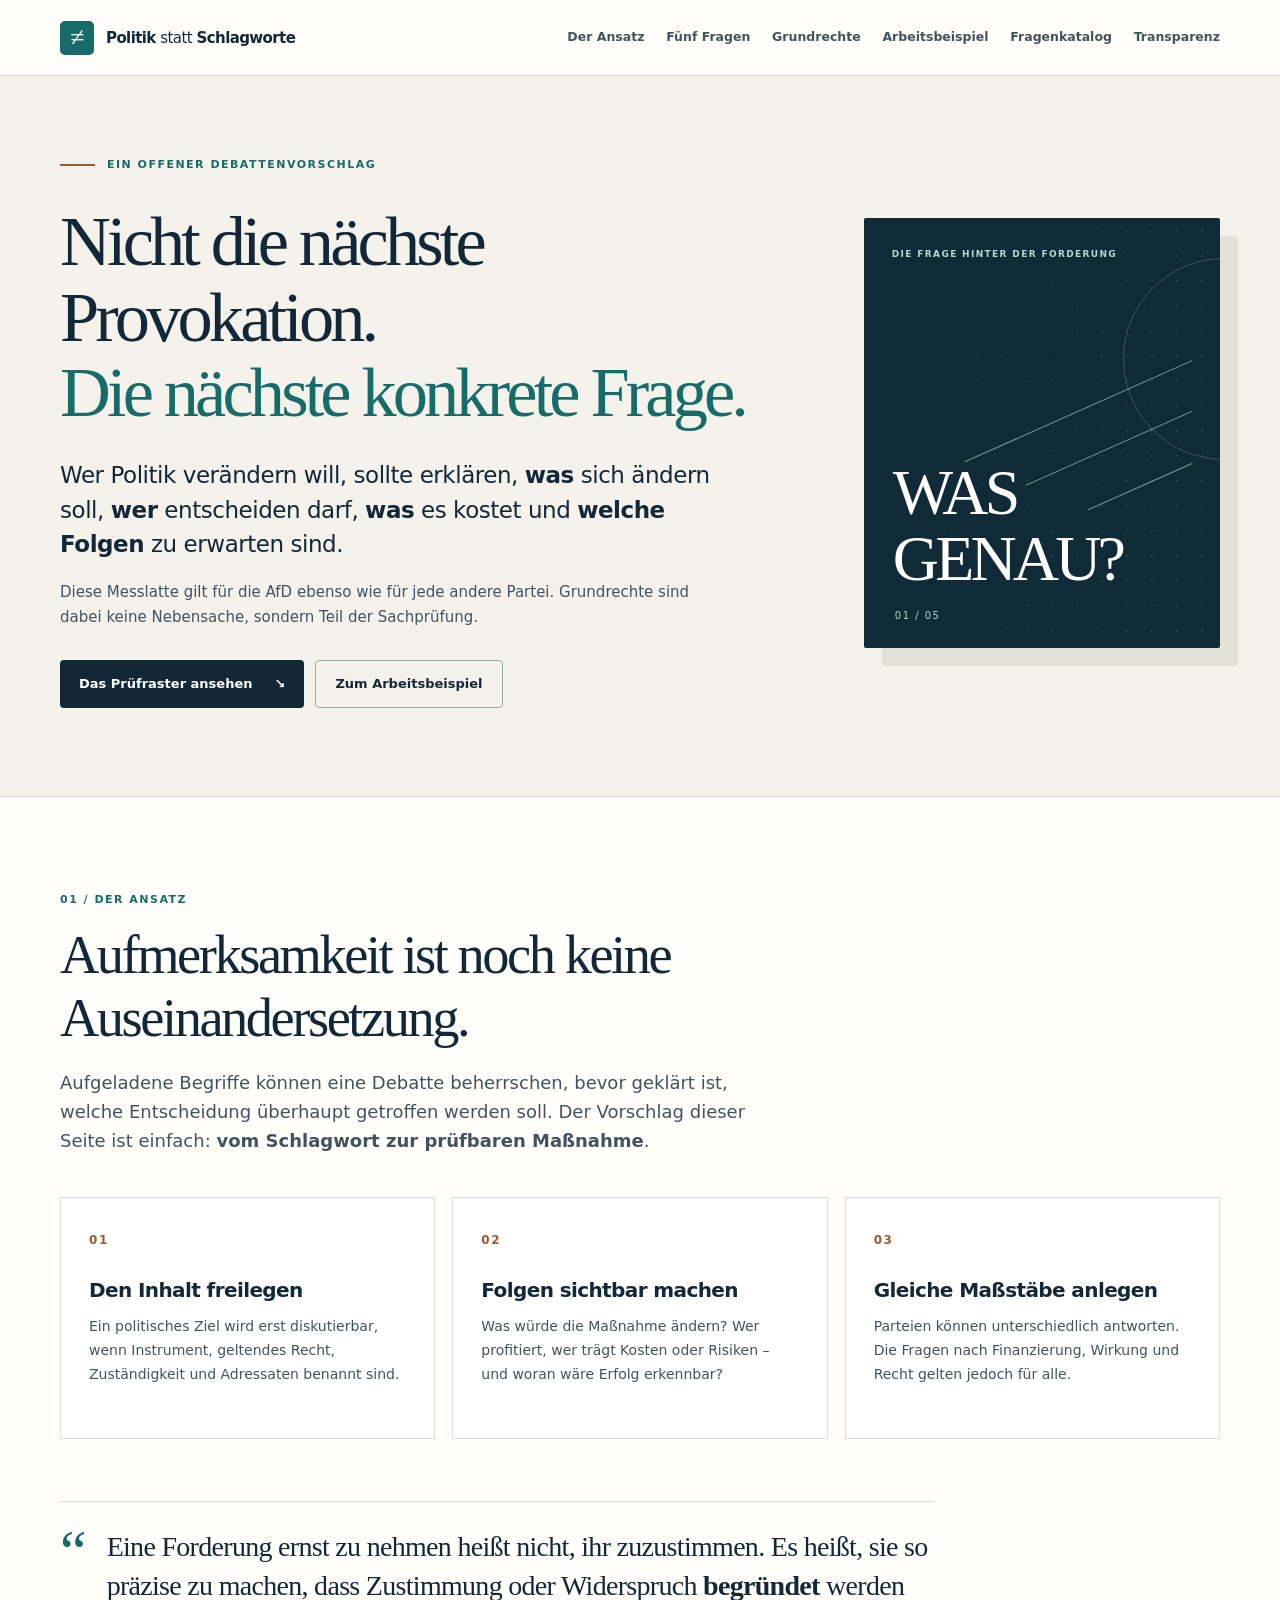
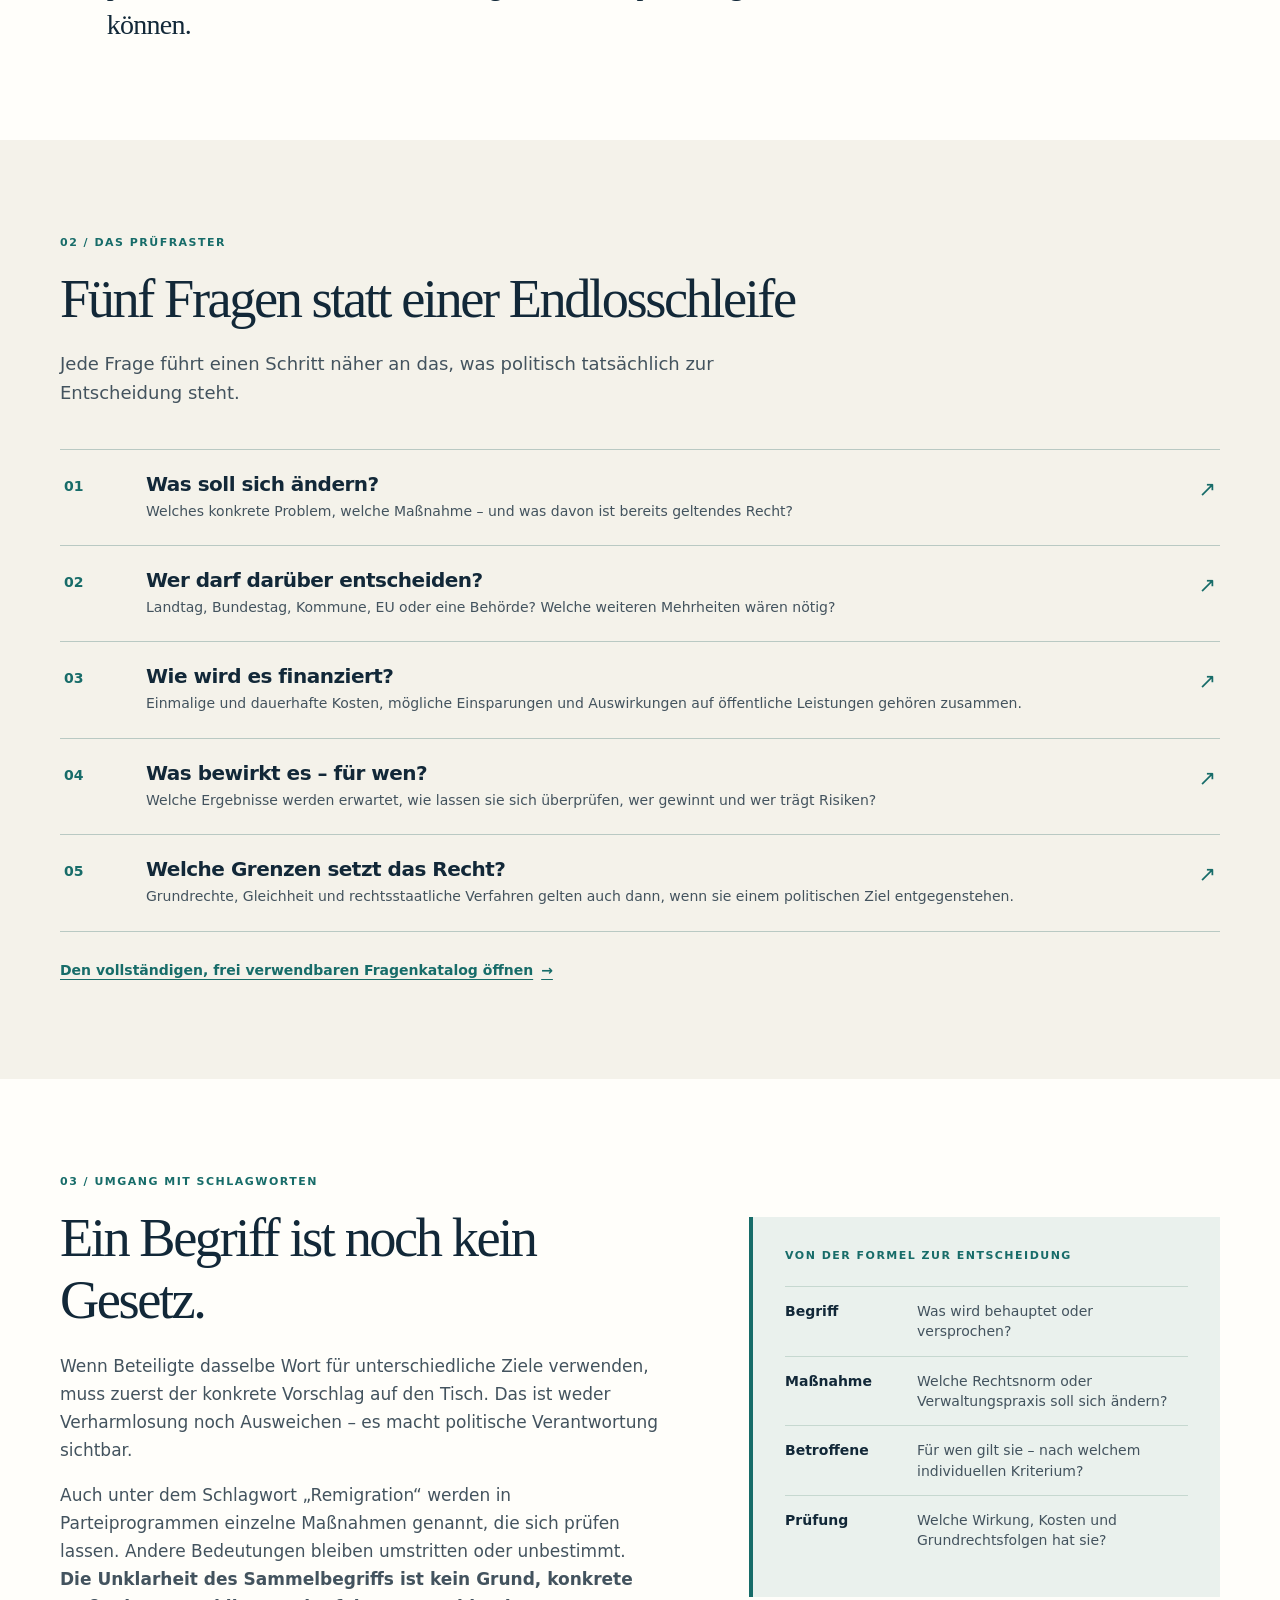
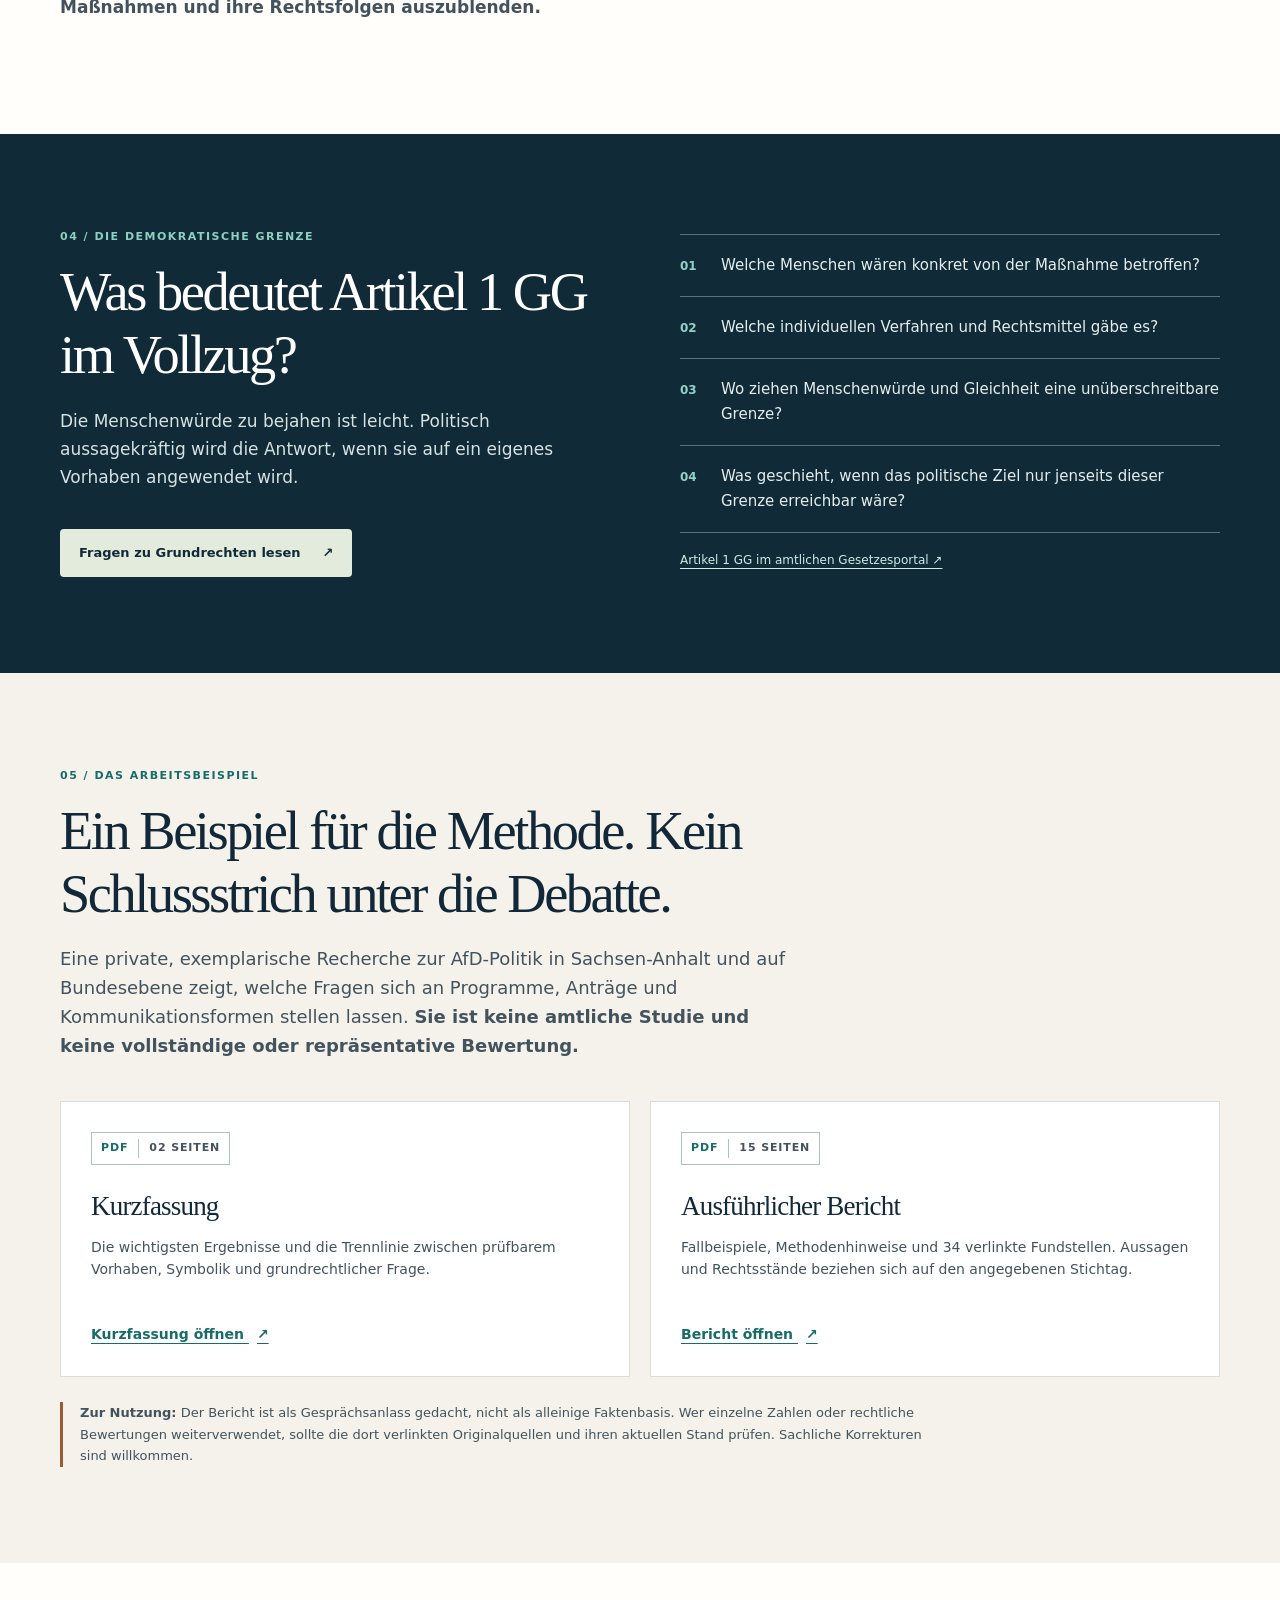
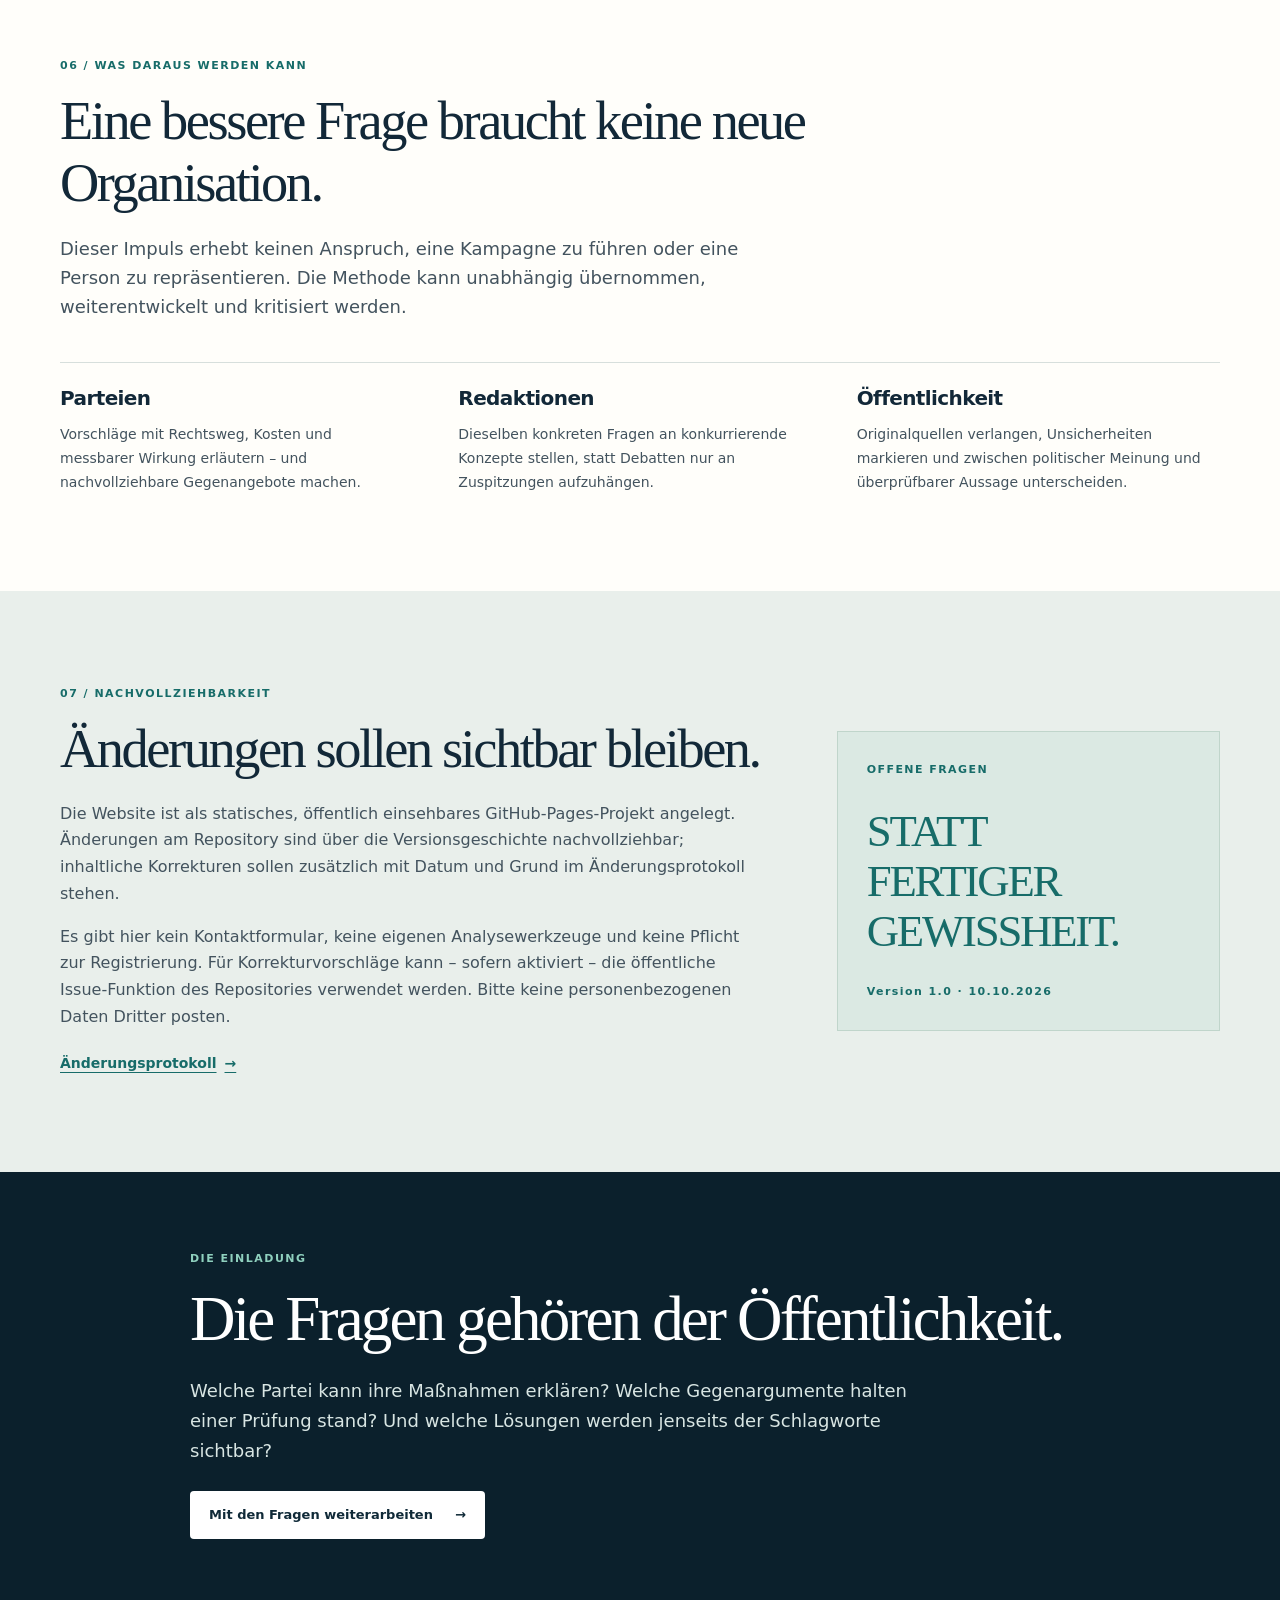
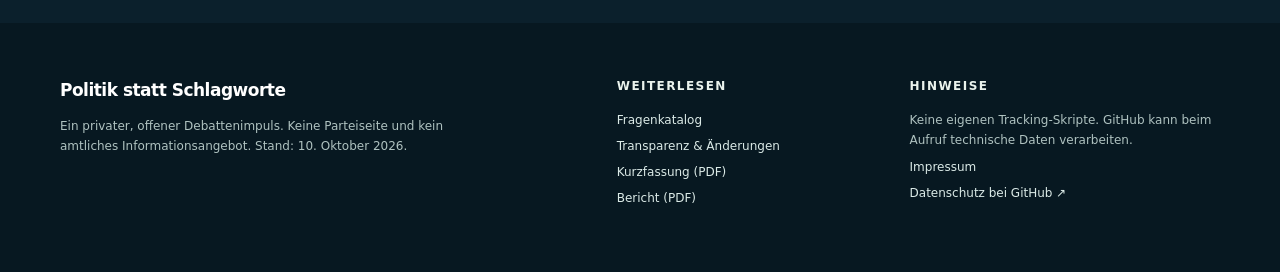
<file: index.html>
<!doctype html>
<html lang="de">
<head>
  <meta charset="utf-8">
  <meta name="viewport" content="width=device-width, initial-scale=1">
  <meta name="color-scheme" content="light">
  <meta name="theme-color" content="#122838">
  <meta name="description" content="Ein offener Debattenvorschlag: Politische Forderungen an Maßnahme, Zuständigkeit, Finanzierung, Wirkung und Grundrechten prüfen – statt sich von Schlagworten treiben zu lassen.">
  <meta property="og:type" content="website">
  <meta property="og:title" content="Politik statt Schlagworte – Die Politikfrage zurückholen">
  <meta property="og:description" content="Eine Einladung zu überprüfbarer politischer Auseinandersetzung. Dieselben Fragen an alle Parteien: Was ist geplant, wer darf es entscheiden, was kostet es und welche Grenzen setzt das Grundgesetz?">
  <meta property="og:url" content="https://seelenstein.github.io/politik-statt-schlagworte/">
  <meta property="og:image" content="https://seelenstein.github.io/politik-statt-schlagworte/assets/social-card.png">
  <meta property="og:image:width" content="1200">
  <meta property="og:image:height" content="630">
  <meta property="og:image:alt" content="Politik statt Schlagworte – Die Politikfrage zurückholen. Gleiche Fragen an alle Parteien.">
  <meta name="twitter:card" content="summary_large_image">
  <link rel="canonical" href="https://seelenstein.github.io/politik-statt-schlagworte/">
  <title>Politik statt Schlagworte · Die Politikfrage zurückholen</title>
  <link rel="icon" href="assets/icon.svg" type="image/svg+xml">
  <link rel="stylesheet" href="styles.css">
  <script src="site.js" defer></script>
</head>
<body>
  <a class="skip" href="#inhalt">Zum Inhalt springen</a>
  <header class="site-header">
    <div class="wrap header-inner">
      <a class="brand" href="index.html" aria-label="Politik statt Schlagworte – Startseite"><span class="brand-symbol" aria-hidden="true">≠</span><span>Politik <em>statt</em> Schlagworte</span></a>
      <button class="menu-toggle" type="button" aria-expanded="false" aria-controls="hauptmenue">Menü <span aria-hidden="true">☰</span></button>
      <nav id="hauptmenue" class="nav" aria-label="Hauptnavigation">
        <a href="#ansatz">Der Ansatz</a><a href="#fragen">Fünf Fragen</a><a href="#grundrechte">Grundrechte</a><a href="#beispiel">Arbeitsbeispiel</a><a href="fragen.html">Fragenkatalog</a><a href="updates.html">Transparenz</a>
      </nav>
    </div>
  </header>

  <main id="inhalt">
    <section class="hero" aria-labelledby="hero-title">
      <div class="wrap hero-grid">
        <div class="hero-copy">
          <p class="eyebrow"><span class="eyebrow-line" aria-hidden="true"></span> EIN OFFENER DEBATTENVORSCHLAG</p>
          <h1 id="hero-title">Nicht die nächste Provokation.<br><span>Die nächste konkrete Frage.</span></h1>
          <p class="hero-lead">Wer Politik verändern will, sollte erklären, <strong>was</strong> sich ändern soll, <strong>wer</strong> entscheiden darf, <strong>was</strong> es kostet und <strong>welche Folgen</strong> zu erwarten sind.</p>
          <p class="hero-note">Diese Messlatte gilt für die AfD ebenso wie für jede andere Partei. Grundrechte sind dabei keine Nebensache, sondern Teil der Sachprüfung.</p>
          <div class="actions"><a class="button primary" href="#fragen">Das Prüfraster ansehen <span aria-hidden="true">↘</span></a><a class="button secondary" href="#beispiel">Zum Arbeitsbeispiel</a></div>
        </div>
        <div class="hero-art" aria-hidden="true"><span class="art-label">DIE FRAGE HINTER DER FORDERUNG</span><span class="art-line line-1"></span><span class="art-line line-2"></span><span class="art-line line-3"></span><span class="art-word">WAS<br>GENAU?</span><span class="art-index">01 / 05</span></div>
      </div>
    </section>

    <section id="ansatz" class="section section-white" aria-labelledby="ansatz-title">
      <div class="wrap">
        <div class="section-heading"><p class="kicker">01 / DER ANSATZ</p><h2 id="ansatz-title">Aufmerksamkeit ist noch keine Auseinandersetzung.</h2><p>Aufgeladene Begriffe können eine Debatte beherrschen, bevor geklärt ist, welche Entscheidung überhaupt getroffen werden soll. Der Vorschlag dieser Seite ist einfach: <strong>vom Schlagwort zur prüfbaren Maßnahme</strong>.</p></div>
        <div class="three-cards">
          <article class="principle"><span class="card-number">01</span><h3>Den Inhalt freilegen</h3><p>Ein politisches Ziel wird erst diskutierbar, wenn Instrument, geltendes Recht, Zuständigkeit und Adressaten benannt sind.</p></article>
          <article class="principle"><span class="card-number">02</span><h3>Folgen sichtbar machen</h3><p>Was würde die Maßnahme ändern? Wer profitiert, wer trägt Kosten oder Risiken – und woran wäre Erfolg erkennbar?</p></article>
          <article class="principle"><span class="card-number">03</span><h3>Gleiche Maßstäbe anlegen</h3><p>Parteien können unterschiedlich antworten. Die Fragen nach Finanzierung, Wirkung und Recht gelten jedoch für alle.</p></article>
        </div>
        <div class="statement"><div class="statement-mark" aria-hidden="true">“</div><p>Eine Forderung ernst zu nehmen heißt nicht, ihr zuzustimmen. Es heißt, sie so präzise zu machen, dass Zustimmung oder Widerspruch <strong>begründet</strong> werden können.</p></div>
      </div>
    </section>

    <section id="fragen" class="section section-cream" aria-labelledby="fragen-title">
      <div class="wrap"><div class="section-heading"><p class="kicker">02 / DAS PRÜFRASTER</p><h2 id="fragen-title">Fünf Fragen statt einer Endlosschleife</h2><p>Jede Frage führt einen Schritt näher an das, was politisch tatsächlich zur Entscheidung steht.</p></div>
        <ol class="questions">
          <li><span class="question-num">01</span><div><h3>Was soll sich ändern?</h3><p>Welches konkrete Problem, welche Maßnahme – und was davon ist bereits geltendes Recht?</p></div><span class="question-arrow" aria-hidden="true">↗</span></li>
          <li><span class="question-num">02</span><div><h3>Wer darf darüber entscheiden?</h3><p>Landtag, Bundestag, Kommune, EU oder eine Behörde? Welche weiteren Mehrheiten wären nötig?</p></div><span class="question-arrow" aria-hidden="true">↗</span></li>
          <li><span class="question-num">03</span><div><h3>Wie wird es finanziert?</h3><p>Einmalige und dauerhafte Kosten, mögliche Einsparungen und Auswirkungen auf öffentliche Leistungen gehören zusammen.</p></div><span class="question-arrow" aria-hidden="true">↗</span></li>
          <li><span class="question-num">04</span><div><h3>Was bewirkt es – für wen?</h3><p>Welche Ergebnisse werden erwartet, wie lassen sie sich überprüfen, wer gewinnt und wer trägt Risiken?</p></div><span class="question-arrow" aria-hidden="true">↗</span></li>
          <li><span class="question-num">05</span><div><h3>Welche Grenzen setzt das Recht?</h3><p>Grundrechte, Gleichheit und rechtsstaatliche Verfahren gelten auch dann, wenn sie einem politischen Ziel entgegenstehen.</p></div><span class="question-arrow" aria-hidden="true">↗</span></li>
        </ol>
        <a class="inline-link" href="fragen.html">Den vollständigen, frei verwendbaren Fragenkatalog öffnen <span aria-hidden="true">→</span></a>
      </div>
    </section>

    <section class="section section-white" aria-labelledby="begriffe-title"><div class="wrap split-layout"><div><p class="kicker">03 / UMGANG MIT SCHLAGWORTEN</p><h2 id="begriffe-title">Ein Begriff ist noch kein Gesetz.</h2><p>Wenn Beteiligte dasselbe Wort für unterschiedliche Ziele verwenden, muss zuerst der konkrete Vorschlag auf den Tisch. Das ist weder Verharmlosung noch Ausweichen – es macht politische Verantwortung sichtbar.</p><p>Auch unter dem Schlagwort „Remigration“ werden in Parteiprogrammen einzelne Maßnahmen genannt, die sich prüfen lassen. Andere Bedeutungen bleiben umstritten oder unbestimmt. <strong>Die Unklarheit des Sammelbegriffs ist kein Grund, konkrete Maßnahmen und ihre Rechtsfolgen auszublenden.</strong></p></div><div class="process-card"><p class="small-label">VON DER FORMEL ZUR ENTSCHEIDUNG</p><ol><li><strong>Begriff</strong><span>Was wird behauptet oder versprochen?</span></li><li><strong>Maßnahme</strong><span>Welche Rechtsnorm oder Verwaltungspraxis soll sich ändern?</span></li><li><strong>Betroffene</strong><span>Für wen gilt sie – nach welchem individuellen Kriterium?</span></li><li><strong>Prüfung</strong><span>Welche Wirkung, Kosten und Grundrechtsfolgen hat sie?</span></li></ol></div></div></section>

    <section id="grundrechte" class="section rights-section" aria-labelledby="rechte-title"><div class="wrap rights-grid"><div><p class="kicker light">04 / DIE DEMOKRATISCHE GRENZE</p><h2 id="rechte-title">Was bedeutet Artikel 1 GG im Vollzug?</h2><p>Die Menschenwürde zu bejahen ist leicht. Politisch aussagekräftig wird die Antwort, wenn sie auf ein eigenes Vorhaben angewendet wird.</p><a class="button on-dark" href="fragen.html#grundrechte">Fragen zu Grundrechten lesen <span aria-hidden="true">↗</span></a></div><div class="rights-list"><p><span>01</span> Welche Menschen wären konkret von der Maßnahme betroffen?</p><p><span>02</span> Welche individuellen Verfahren und Rechtsmittel gäbe es?</p><p><span>03</span> Wo ziehen Menschenwürde und Gleichheit eine unüberschreitbare Grenze?</p><p><span>04</span> Was geschieht, wenn das politische Ziel nur jenseits dieser Grenze erreichbar wäre?</p><a class="rights-source" href="https://www.gesetze-im-internet.de/gg/art_1.html" target="_blank" rel="noopener noreferrer">Artikel 1 GG im amtlichen Gesetzesportal ↗</a></div></div></section>

    <section id="beispiel" class="section section-cream" aria-labelledby="beispiel-title"><div class="wrap"><div class="section-heading"><p class="kicker">05 / DAS ARBEITSBEISPIEL</p><h2 id="beispiel-title">Ein Beispiel für die Methode. Kein Schlussstrich unter die Debatte.</h2><p>Eine private, exemplarische Recherche zur AfD-Politik in Sachsen-Anhalt und auf Bundesebene zeigt, welche Fragen sich an Programme, Anträge und Kommunikationsformen stellen lassen. <strong>Sie ist keine amtliche Studie und keine vollständige oder repräsentative Bewertung.</strong></p></div><div class="downloads"><article class="download-card"><div class="file-badge">PDF <span>02 SEITEN</span></div><h3>Kurzfassung</h3><p>Die wichtigsten Ergebnisse und die Trennlinie zwischen prüfbarem Vorhaben, Symbolik und grundrechtlicher Frage.</p><a class="download-link" href="docs/kurzfassung.pdf" target="_blank" rel="noopener">Kurzfassung öffnen <span aria-hidden="true">↗</span></a></article><article class="download-card"><div class="file-badge">PDF <span>15 SEITEN</span></div><h3>Ausführlicher Bericht</h3><p>Fallbeispiele, Methodenhinweise und 34 verlinkte Fundstellen. Aussagen und Rechtsstände beziehen sich auf den angegebenen Stichtag.</p><a class="download-link" href="docs/bericht.pdf" target="_blank" rel="noopener">Bericht öffnen <span aria-hidden="true">↗</span></a></article></div><p class="note"><strong>Zur Nutzung:</strong> Der Bericht ist als Gesprächsanlass gedacht, nicht als alleinige Faktenbasis. Wer einzelne Zahlen oder rechtliche Bewertungen weiterverwendet, sollte die dort verlinkten Originalquellen und ihren aktuellen Stand prüfen. Sachliche Korrekturen sind willkommen.</p></div></section>

    <section class="section section-white" aria-labelledby="rollen-title"><div class="wrap"><div class="section-heading"><p class="kicker">06 / WAS DARAUS WERDEN KANN</p><h2 id="rollen-title">Eine bessere Frage braucht keine neue Organisation.</h2><p>Dieser Impuls erhebt keinen Anspruch, eine Kampagne zu führen oder eine Person zu repräsentieren. Die Methode kann unabhängig übernommen, weiterentwickelt und kritisiert werden.</p></div><div class="role-grid"><article><h3>Parteien</h3><p>Vorschläge mit Rechtsweg, Kosten und messbarer Wirkung erläutern – und nachvollziehbare Gegenangebote machen.</p></article><article><h3>Redaktionen</h3><p>Dieselben konkreten Fragen an konkurrierende Konzepte stellen, statt Debatten nur an Zuspitzungen aufzuhängen.</p></article><article><h3>Öffentlichkeit</h3><p>Originalquellen verlangen, Unsicherheiten markieren und zwischen politischer Meinung und überprüfbarer Aussage unterscheiden.</p></article></div></div></section>

    <section id="transparenz" class="section transparency-section" aria-labelledby="transparenz-title"><div class="wrap transparency-grid"><div><p class="kicker">07 / NACHVOLLZIEHBARKEIT</p><h2 id="transparenz-title">Änderungen sollen sichtbar bleiben.</h2><p>Die Website ist als statisches, öffentlich einsehbares GitHub-Pages-Projekt angelegt. Änderungen am Repository sind über die Versionsgeschichte nachvollziehbar; inhaltliche Korrekturen sollen zusätzlich mit Datum und Grund im Änderungsprotokoll stehen.</p><p>Es gibt hier kein Kontaktformular, keine eigenen Analysewerkzeuge und keine Pflicht zur Registrierung. Für Korrekturvorschläge kann – sofern aktiviert – die öffentliche Issue-Funktion des Repositories verwendet werden. Bitte keine personenbezogenen Daten Dritter posten.</p><div class="link-row"><a class="inline-link" href="updates.html">Änderungsprotokoll <span aria-hidden="true">→</span></a><a class="inline-link repo-link" data-repo-link href="updates.html">Repository ansehen <span aria-hidden="true">↗</span></a></div></div><div class="transparency-stamp"><span>OFFENE FRAGEN</span><strong>STATT<br>FERTIGER<br>GEWISSHEIT.</strong><small>Version 1.0 · 10.10.2026</small></div></div></section>

    <section class="closing"><div class="wrap closing-inner"><p class="kicker light">DIE EINLADUNG</p><h2>Die Fragen gehören der Öffentlichkeit.</h2><p>Welche Partei kann ihre Maßnahmen erklären? Welche Gegenargumente halten einer Prüfung stand? Und welche Lösungen werden jenseits der Schlagworte sichtbar?</p><a class="button closing-button" href="fragen.html">Mit den Fragen weiterarbeiten <span aria-hidden="true">→</span></a></div></section>
  </main>

  <footer class="site-footer"><div class="wrap footer-grid"><div><span class="footer-brand">Politik statt Schlagworte</span><p>Ein privater, offener Debattenimpuls. Keine Parteiseite und kein amtliches Informationsangebot. Stand: 10. Oktober 2026.</p></div><div><p class="footer-heading">Weiterlesen</p><a href="fragen.html">Fragenkatalog</a><a href="updates.html">Transparenz &amp; Änderungen</a><a href="docs/kurzfassung.pdf">Kurzfassung (PDF)</a><a href="docs/bericht.pdf">Bericht (PDF)</a></div><div><p class="footer-heading">Hinweise</p><p>Keine eigenen Tracking-Skripte. GitHub kann beim Aufruf technische Daten verarbeiten.</p><a href="impressum.html">Impressum</a><a href="https://docs.github.com/en/site-policy/privacy-policies/github-general-privacy-statement" target="_blank" rel="noopener noreferrer">Datenschutz bei GitHub ↗</a></div></div></footer>
</body>
</html>
</file>
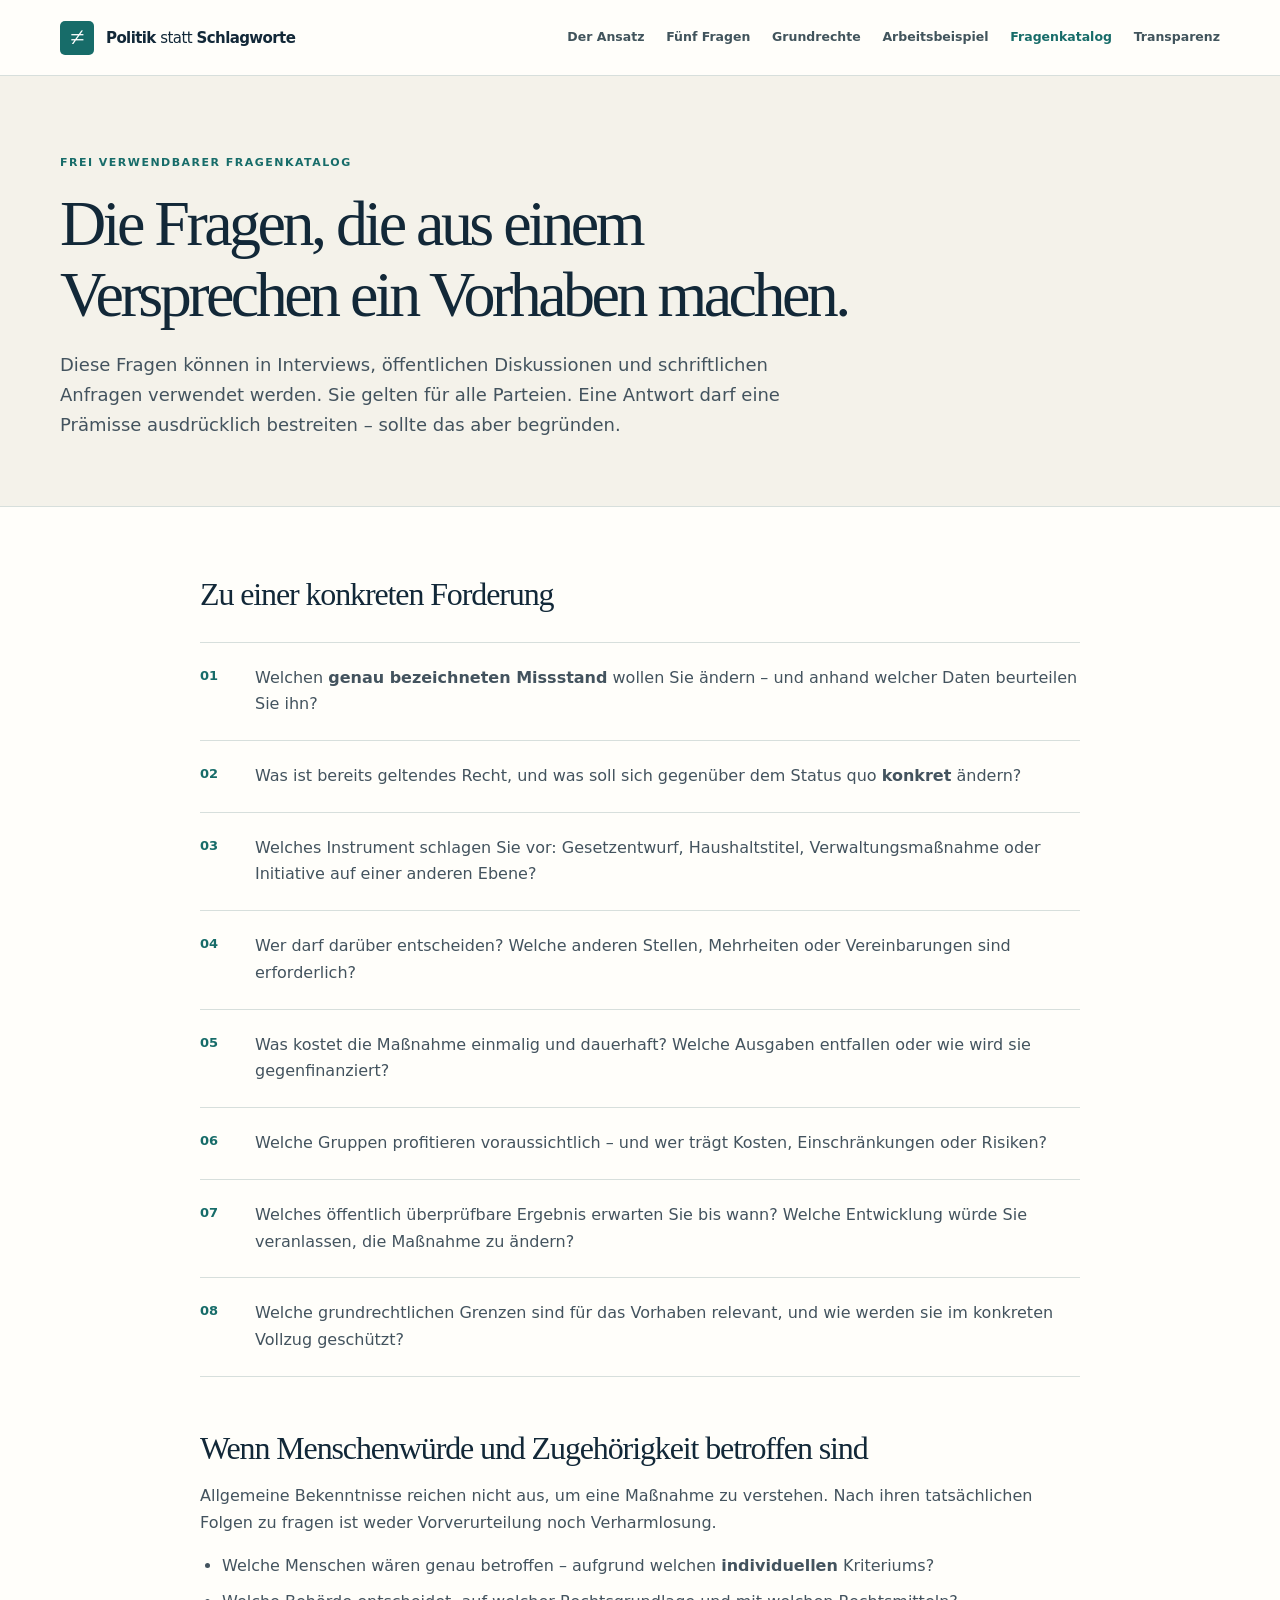
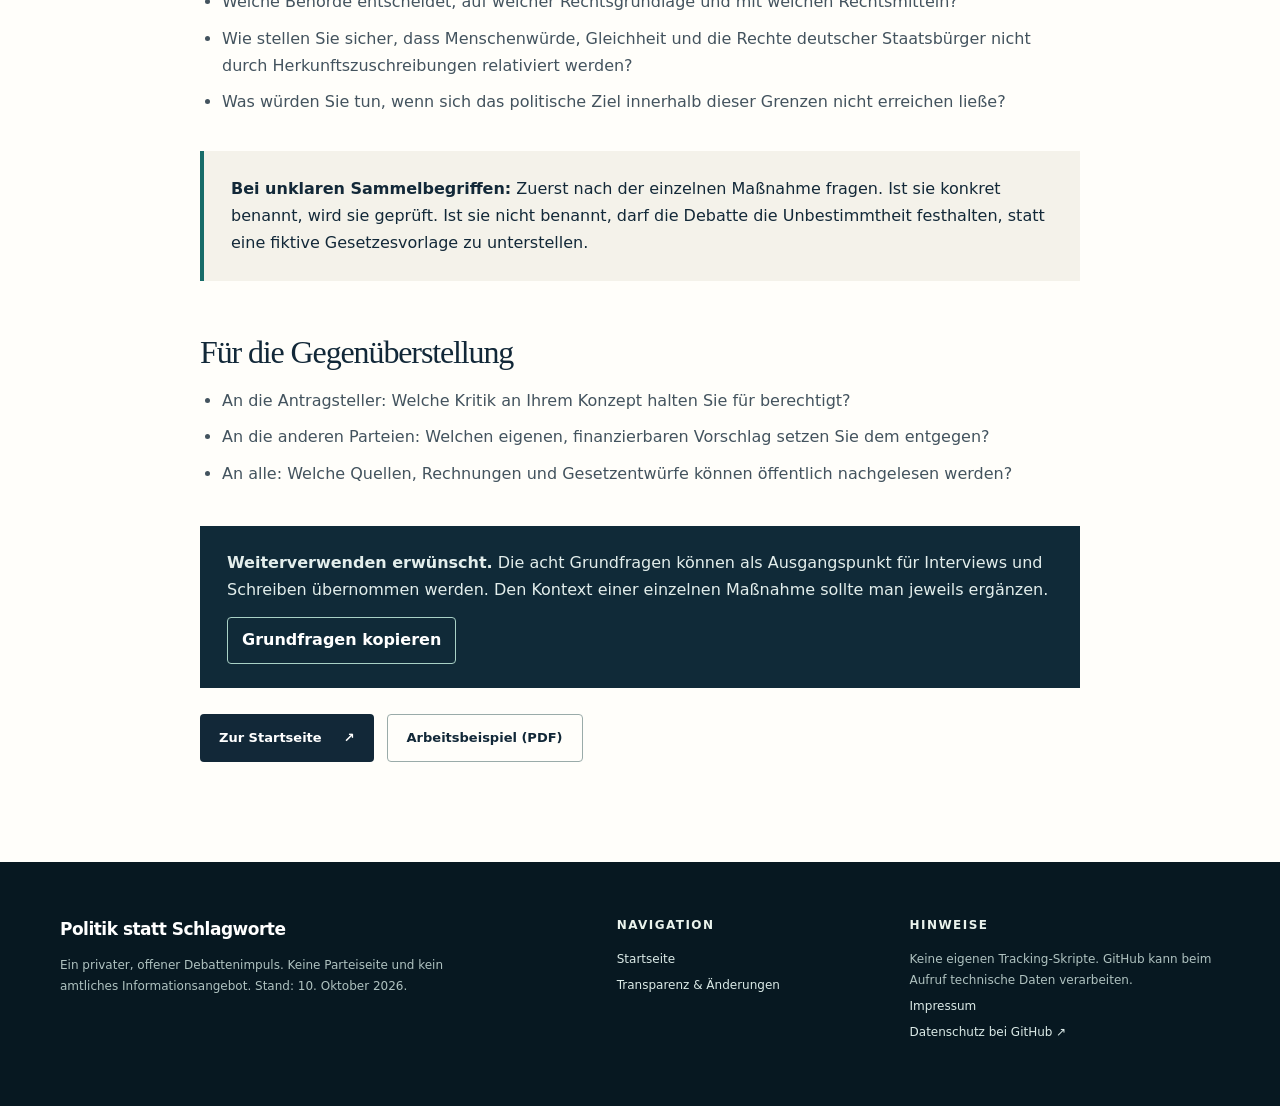
<file: fragen.html>
<!doctype html>
<html lang="de">
<head><meta charset="utf-8"><meta name="viewport" content="width=device-width,initial-scale=1"><meta name="theme-color" content="#122838"><meta name="description" content="Frei verwendbare Fragen für eine konkrete Debatte über politische Vorhaben: Maßnahme, Zuständigkeit, Kosten, Wirkung und Grundrechte."><title>Fragenkatalog · Politik statt Schlagworte</title><link rel="icon" href="assets/icon.svg" type="image/svg+xml"><link rel="stylesheet" href="styles.css"><script src="site.js" defer></script></head>
<body><a class="skip" href="#inhalt">Zum Inhalt springen</a>
<header class="site-header"><div class="wrap header-inner"><a class="brand" href="index.html"><span class="brand-symbol" aria-hidden="true">≠</span><span>Politik <em>statt</em> Schlagworte</span></a><button class="menu-toggle" type="button" aria-expanded="false" aria-controls="hauptmenue">Menü <span aria-hidden="true">☰</span></button><nav id="hauptmenue" class="nav" aria-label="Hauptnavigation"><a href="index.html#ansatz">Der Ansatz</a><a href="index.html#fragen">Fünf Fragen</a><a href="index.html#grundrechte">Grundrechte</a><a href="index.html#beispiel">Arbeitsbeispiel</a><a href="fragen.html" aria-current="page">Fragenkatalog</a><a href="updates.html">Transparenz</a></nav></div></header>
<main id="inhalt"><section class="page-hero"><div class="wrap"><p class="kicker">FREI VERWENDBARER FRAGENKATALOG</p><h1>Die Fragen, die aus einem Versprechen ein Vorhaben machen.</h1><p>Diese Fragen können in Interviews, öffentlichen Diskussionen und schriftlichen Anfragen verwendet werden. Sie gelten für alle Parteien. Eine Antwort darf eine Prämisse ausdrücklich bestreiten – sollte das aber begründen.</p></div></section><section class="content-page"><div class="wrap content-wrap"><h2>Zu einer konkreten Forderung</h2><ol class="guide-list" id="kopiertext"><li><span>01</span><p>Welchen <strong>genau bezeichneten Missstand</strong> wollen Sie ändern – und anhand welcher Daten beurteilen Sie ihn?</p></li><li><span>02</span><p>Was ist bereits geltendes Recht, und was soll sich gegenüber dem Status quo <strong>konkret</strong> ändern?</p></li><li><span>03</span><p>Welches Instrument schlagen Sie vor: Gesetzentwurf, Haushaltstitel, Verwaltungsmaßnahme oder Initiative auf einer anderen Ebene?</p></li><li><span>04</span><p>Wer darf darüber entscheiden? Welche anderen Stellen, Mehrheiten oder Vereinbarungen sind erforderlich?</p></li><li><span>05</span><p>Was kostet die Maßnahme einmalig und dauerhaft? Welche Ausgaben entfallen oder wie wird sie gegenfinanziert?</p></li><li><span>06</span><p>Welche Gruppen profitieren voraussichtlich – und wer trägt Kosten, Einschränkungen oder Risiken?</p></li><li><span>07</span><p>Welches öffentlich überprüfbare Ergebnis erwarten Sie bis wann? Welche Entwicklung würde Sie veranlassen, die Maßnahme zu ändern?</p></li><li><span>08</span><p>Welche grundrechtlichen Grenzen sind für das Vorhaben relevant, und wie werden sie im konkreten Vollzug geschützt?</p></li></ol>
<h2 id="grundrechte">Wenn Menschenwürde und Zugehörigkeit betroffen sind</h2><p>Allgemeine Bekenntnisse reichen nicht aus, um eine Maßnahme zu verstehen. Nach ihren tatsächlichen Folgen zu fragen ist weder Vorverurteilung noch Verharmlosung.</p><ul><li>Welche Menschen wären genau betroffen – aufgrund welchen <strong>individuellen</strong> Kriteriums?</li><li>Welche Behörde entscheidet, auf welcher Rechtsgrundlage und mit welchen Rechtsmitteln?</li><li>Wie stellen Sie sicher, dass Menschenwürde, Gleichheit und die Rechte deutscher Staatsbürger nicht durch Herkunftszuschreibungen relativiert werden?</li><li>Was würden Sie tun, wenn sich das politische Ziel innerhalb dieser Grenzen nicht erreichen ließe?</li></ul>
<div class="callout"><p><strong>Bei unklaren Sammelbegriffen:</strong> Zuerst nach der einzelnen Maßnahme fragen. Ist sie konkret benannt, wird sie geprüft. Ist sie nicht benannt, darf die Debatte die Unbestimmtheit festhalten, statt eine fiktive Gesetzesvorlage zu unterstellen.</p></div>
<h2>Für die Gegenüberstellung</h2><ul><li>An die Antragsteller: Welche Kritik an Ihrem Konzept halten Sie für berechtigt?</li><li>An die anderen Parteien: Welchen eigenen, finanzierbaren Vorschlag setzen Sie dem entgegen?</li><li>An alle: Welche Quellen, Rechnungen und Gesetzentwürfe können öffentlich nachgelesen werden?</li></ul>
<div class="copy-box"><p><strong>Weiterverwenden erwünscht.</strong> Die acht Grundfragen können als Ausgangspunkt für Interviews und Schreiben übernommen werden. Den Kontext einer einzelnen Maßnahme sollte man jeweils ergänzen.</p><button class="copy-button" type="button" data-copy-questions>Grundfragen kopieren</button><span class="copy-status" role="status" aria-live="polite"></span></div>
<div class="detail-links"><a class="button primary" href="index.html">Zur Startseite <span aria-hidden="true">↗</span></a><a class="button secondary" href="docs/kurzfassung.pdf" target="_blank" rel="noopener">Arbeitsbeispiel (PDF)</a></div></div></section></main>
<footer class="site-footer"><div class="wrap footer-grid"><div><span class="footer-brand">Politik statt Schlagworte</span><p>Ein privater, offener Debattenimpuls. Keine Parteiseite und kein amtliches Informationsangebot. Stand: 10. Oktober 2026.</p></div><div><p class="footer-heading">Navigation</p><a href="index.html">Startseite</a><a href="updates.html">Transparenz &amp; Änderungen</a></div><div><p class="footer-heading">Hinweise</p><p>Keine eigenen Tracking-Skripte. GitHub kann beim Aufruf technische Daten verarbeiten.</p><a href="impressum.html">Impressum</a><a href="https://docs.github.com/en/site-policy/privacy-policies/github-general-privacy-statement" target="_blank" rel="noopener noreferrer">Datenschutz bei GitHub ↗</a></div></div></footer></body></html>
</file>
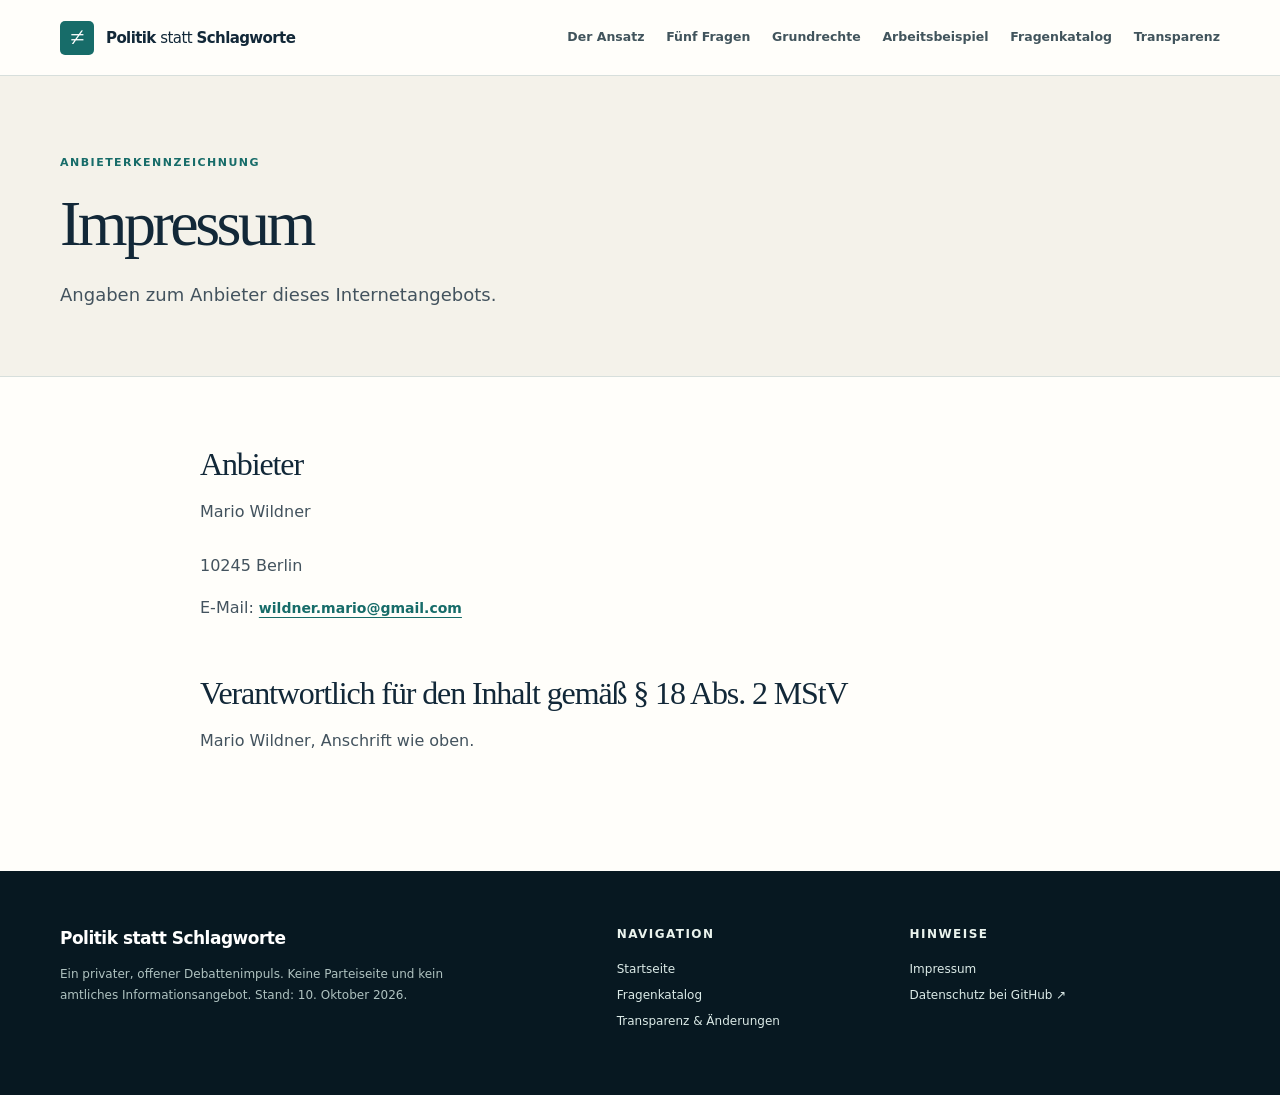
<file: impressum.html>
<!doctype html>
<html lang="de">
<head>
  <meta charset="utf-8">
  <meta name="viewport" content="width=device-width,initial-scale=1">
  <meta name="theme-color" content="#122838">
  <meta name="description" content="Anbieterkennzeichnung für Politik statt Schlagworte.">
  <title>Impressum · Politik statt Schlagworte</title>
  <link rel="icon" href="assets/icon.svg" type="image/svg+xml">
  <link rel="stylesheet" href="styles.css">
  <script src="site.js" defer></script>
</head>
<body>
  <a class="skip" href="#inhalt">Zum Inhalt springen</a>
  <header class="site-header"><div class="wrap header-inner"><a class="brand" href="index.html"><span class="brand-symbol" aria-hidden="true">≠</span><span>Politik <em>statt</em> Schlagworte</span></a><button class="menu-toggle" type="button" aria-expanded="false" aria-controls="hauptmenue">Menü <span aria-hidden="true">☰</span></button><nav id="hauptmenue" class="nav" aria-label="Hauptnavigation"><a href="index.html#ansatz">Der Ansatz</a><a href="index.html#fragen">Fünf Fragen</a><a href="index.html#grundrechte">Grundrechte</a><a href="index.html#beispiel">Arbeitsbeispiel</a><a href="fragen.html">Fragenkatalog</a><a href="updates.html">Transparenz</a></nav></div></header>
  <main id="inhalt">
    <section class="page-hero"><div class="wrap"><p class="kicker">ANBIETERKENNZEICHNUNG</p><h1>Impressum</h1><p>Angaben zum Anbieter dieses Internetangebots.</p></div></section>
    <section class="content-page"><div class="wrap content-wrap">
      <!-- VOR VERÖFFENTLICHUNG: Straße und Hausnummer einsetzen; Schreibweise des rechtlichen Namens prüfen. Bei Anwendbarkeit des § 5 DDG weiteren Kontaktweg und andere Pflichtangaben prüfen. -->
      <h2>Anbieter</h2>
      <p>Mario Wildner<br><br>10245 Berlin</p>
      <p>E-Mail: <a class="inline-link" href="mailto:wildner.mario@gmail.com">wildner.mario@gmail.com</a></p>
      <h2>Verantwortlich für den Inhalt gemäß § 18 Abs. 2 MStV</h2>
      <p>Mario Wildner, Anschrift wie oben.</p>
    </div></section>
  </main>
  <footer class="site-footer"><div class="wrap footer-grid"><div><span class="footer-brand">Politik statt Schlagworte</span><p>Ein privater, offener Debattenimpuls. Keine Parteiseite und kein amtliches Informationsangebot. Stand: 10. Oktober 2026.</p></div><div><p class="footer-heading">Navigation</p><a href="index.html">Startseite</a><a href="fragen.html">Fragenkatalog</a><a href="updates.html">Transparenz &amp; Änderungen</a></div><div><p class="footer-heading">Hinweise</p><a href="impressum.html" aria-current="page">Impressum</a><a href="https://docs.github.com/en/site-policy/privacy-policies/github-general-privacy-statement" target="_blank" rel="noopener noreferrer">Datenschutz bei GitHub ↗</a></div></div></footer>
</body>
</html>
</file>
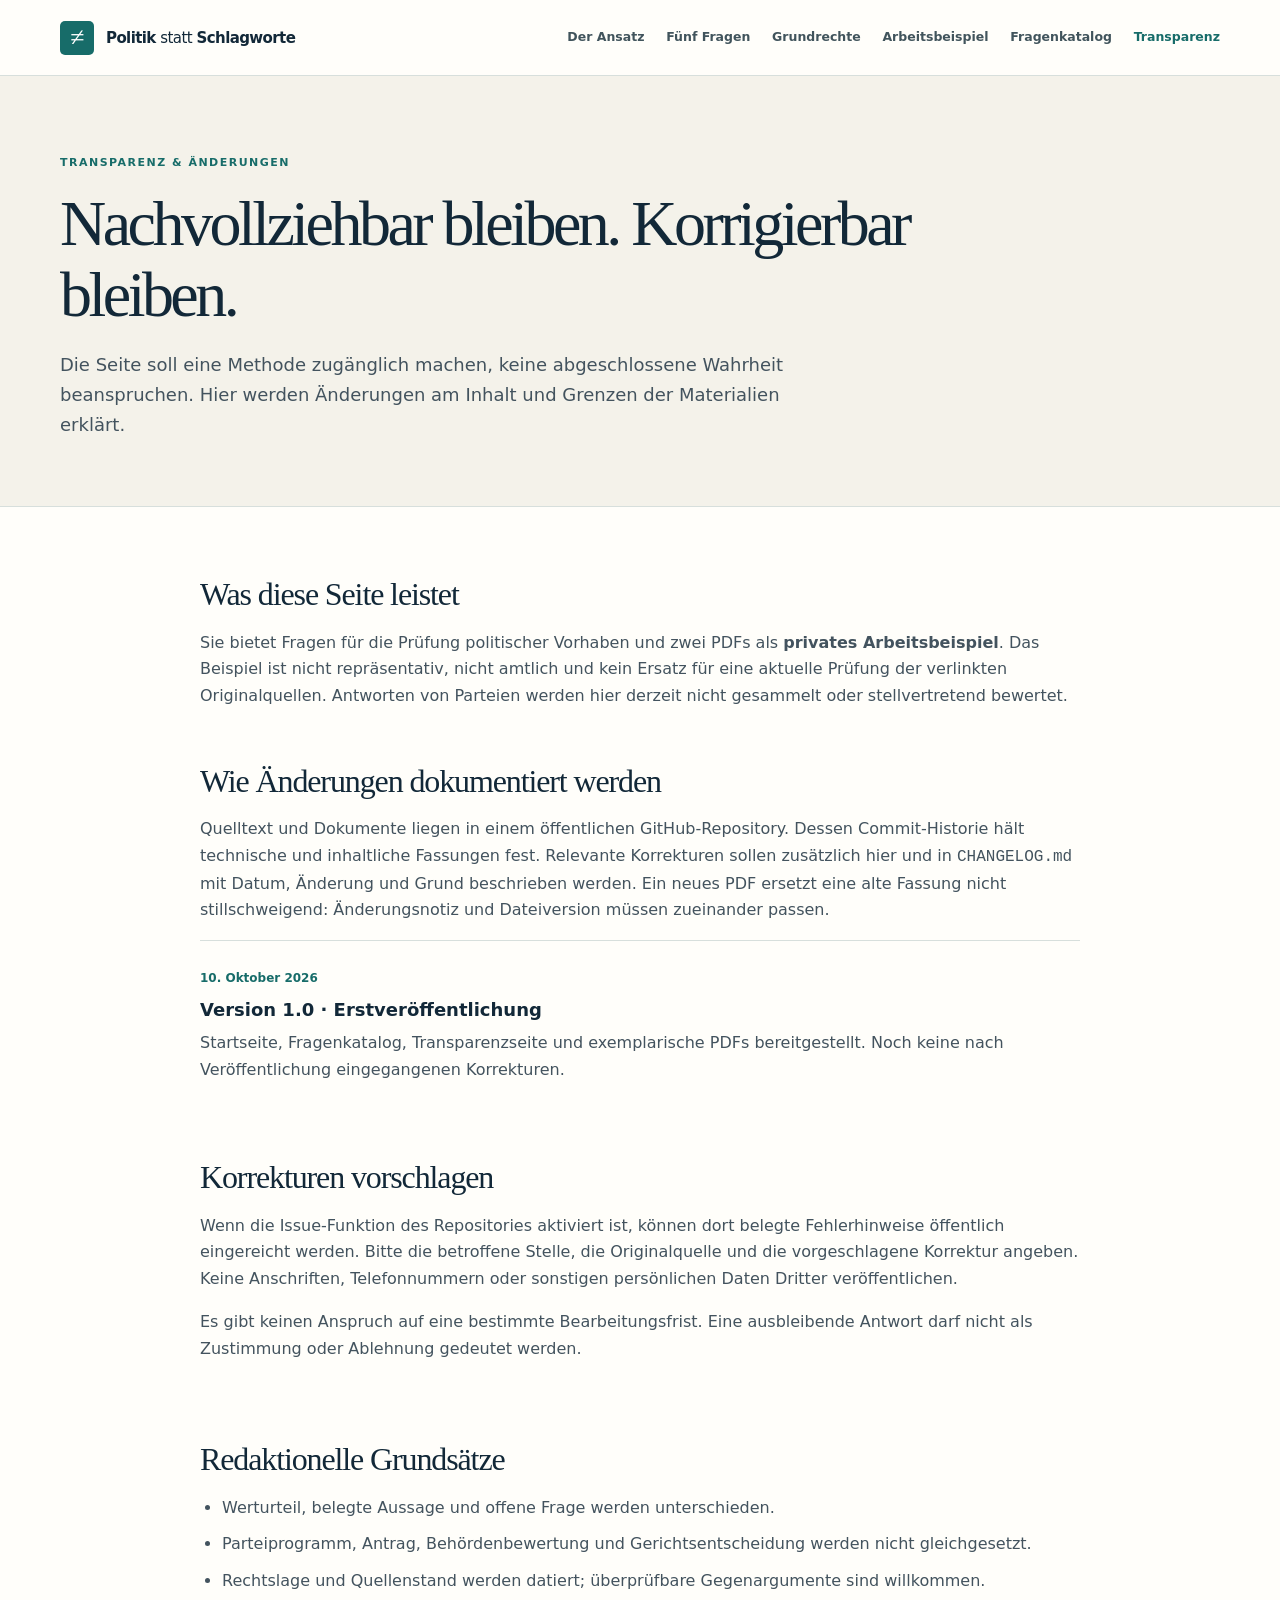
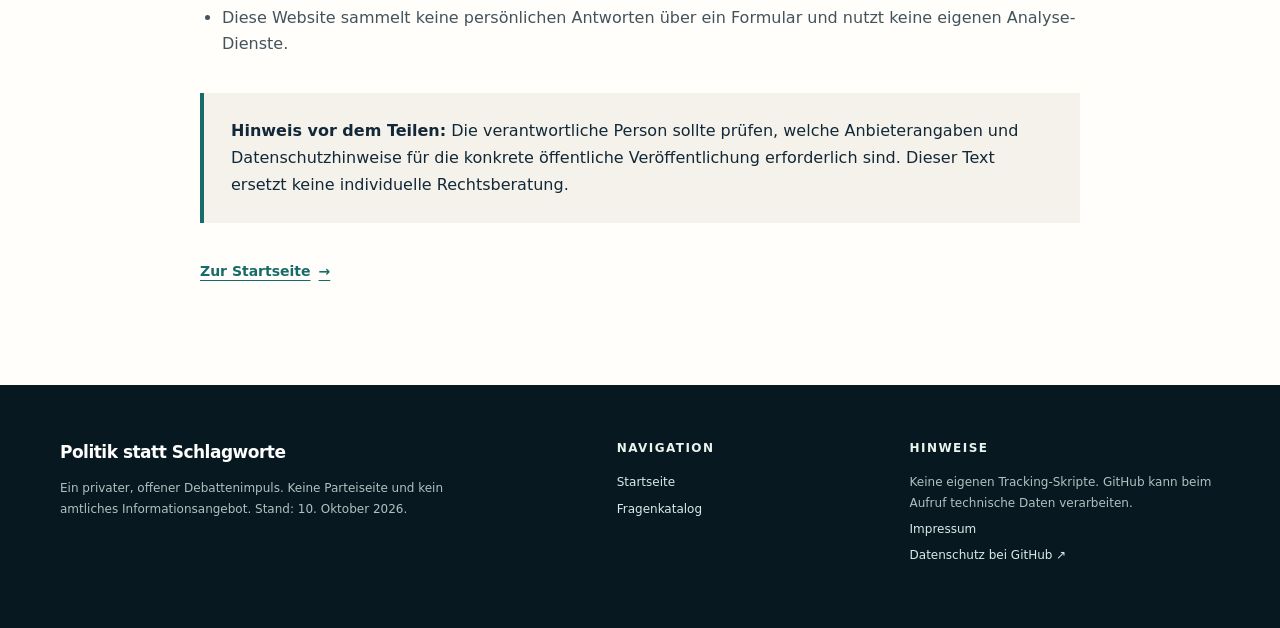
<file: updates.html>
<!doctype html>
<html lang="de">
<head><meta charset="utf-8"><meta name="viewport" content="width=device-width,initial-scale=1"><meta name="theme-color" content="#122838"><meta name="description" content="Transparenz, Grenzen des Arbeitsbeispiels und dokumentierte Änderungen der Website Politik statt Schlagworte."><title>Transparenz & Änderungen · Politik statt Schlagworte</title><link rel="icon" href="assets/icon.svg" type="image/svg+xml"><link rel="stylesheet" href="styles.css"><script src="site.js" defer></script></head>
<body><a class="skip" href="#inhalt">Zum Inhalt springen</a><header class="site-header"><div class="wrap header-inner"><a class="brand" href="index.html"><span class="brand-symbol" aria-hidden="true">≠</span><span>Politik <em>statt</em> Schlagworte</span></a><button class="menu-toggle" type="button" aria-expanded="false" aria-controls="hauptmenue">Menü <span aria-hidden="true">☰</span></button><nav id="hauptmenue" class="nav" aria-label="Hauptnavigation"><a href="index.html#ansatz">Der Ansatz</a><a href="index.html#fragen">Fünf Fragen</a><a href="index.html#grundrechte">Grundrechte</a><a href="index.html#beispiel">Arbeitsbeispiel</a><a href="fragen.html">Fragenkatalog</a><a href="updates.html" aria-current="page">Transparenz</a></nav></div></header>
<main id="inhalt"><section class="page-hero"><div class="wrap"><p class="kicker">TRANSPARENZ &amp; ÄNDERUNGEN</p><h1>Nachvollziehbar bleiben. Korrigierbar bleiben.</h1><p>Die Seite soll eine Methode zugänglich machen, keine abgeschlossene Wahrheit beanspruchen. Hier werden Änderungen am Inhalt und Grenzen der Materialien erklärt.</p></div></section><section class="content-page"><div class="wrap content-wrap"><h2>Was diese Seite leistet</h2><p>Sie bietet Fragen für die Prüfung politischer Vorhaben und zwei PDFs als <strong>privates Arbeitsbeispiel</strong>. Das Beispiel ist nicht repräsentativ, nicht amtlich und kein Ersatz für eine aktuelle Prüfung der verlinkten Originalquellen. Antworten von Parteien werden hier derzeit nicht gesammelt oder stellvertretend bewertet.</p><h2>Wie Änderungen dokumentiert werden</h2><p>Quelltext und Dokumente liegen in einem öffentlichen GitHub-Repository. Dessen Commit-Historie hält technische und inhaltliche Fassungen fest. Relevante Korrekturen sollen zusätzlich hier und in <code>CHANGELOG.md</code> mit Datum, Änderung und Grund beschrieben werden. Ein neues PDF ersetzt eine alte Fassung nicht stillschweigend: Änderungsnotiz und Dateiversion müssen zueinander passen.</p><div class="version-entry"><time datetime="2026-10-10">10. Oktober 2026</time><h3>Version 1.0 · Erstveröffentlichung</h3><p>Startseite, Fragenkatalog, Transparenzseite und exemplarische PDFs bereitgestellt. Noch keine nach Veröffentlichung eingegangenen Korrekturen.</p></div>
<h2>Korrekturen vorschlagen</h2><p>Wenn die Issue-Funktion des Repositories aktiviert ist, können dort belegte Fehlerhinweise öffentlich eingereicht werden. Bitte die betroffene Stelle, die Originalquelle und die vorgeschlagene Korrektur angeben. Keine Anschriften, Telefonnummern oder sonstigen persönlichen Daten Dritter veröffentlichen.</p><p>Es gibt keinen Anspruch auf eine bestimmte Bearbeitungsfrist. Eine ausbleibende Antwort darf nicht als Zustimmung oder Ablehnung gedeutet werden.</p><div class="detail-links"><a class="button primary repo-link" data-issues-link href="index.html#transparenz">Öffentliches Issue eröffnen <span aria-hidden="true">↗</span></a><a class="button secondary repo-link" data-repo-link href="index.html#transparenz">Repository ansehen</a></div>
<h2>Redaktionelle Grundsätze</h2><ul><li>Werturteil, belegte Aussage und offene Frage werden unterschieden.</li><li>Parteiprogramm, Antrag, Behördenbewertung und Gerichtsentscheidung werden nicht gleichgesetzt.</li><li>Rechtslage und Quellenstand werden datiert; überprüfbare Gegenargumente sind willkommen.</li><li>Diese Website sammelt keine persönlichen Antworten über ein Formular und nutzt keine eigenen Analyse-Dienste.</li></ul><div class="callout"><p><strong>Hinweis vor dem Teilen:</strong> Die verantwortliche Person sollte prüfen, welche Anbieterangaben und Datenschutzhinweise für die konkrete öffentliche Veröffentlichung erforderlich sind. Dieser Text ersetzt keine individuelle Rechtsberatung.</p></div><a class="inline-link" href="index.html">Zur Startseite <span aria-hidden="true">→</span></a></div></section></main>
<footer class="site-footer"><div class="wrap footer-grid"><div><span class="footer-brand">Politik statt Schlagworte</span><p>Ein privater, offener Debattenimpuls. Keine Parteiseite und kein amtliches Informationsangebot. Stand: 10. Oktober 2026.</p></div><div><p class="footer-heading">Navigation</p><a href="index.html">Startseite</a><a href="fragen.html">Fragenkatalog</a></div><div><p class="footer-heading">Hinweise</p><p>Keine eigenen Tracking-Skripte. GitHub kann beim Aufruf technische Daten verarbeiten.</p><a href="impressum.html">Impressum</a><a href="https://docs.github.com/en/site-policy/privacy-policies/github-general-privacy-statement" target="_blank" rel="noopener noreferrer">Datenschutz bei GitHub ↗</a></div></div></footer></body></html>
</file>
<file: styles.css>
/* Politik statt Schlagworte · statisches, zugängliches Layout ohne externe Assets */
:root{--ink:#122838;--ink-soft:#43535e;--teal:#176c69;--copper:#9a5b34;--cream:#f4f2ea;--paper:#fffefa;--line:#d7dfdc;--night:#102a38;--night-2:#0b202c;--focus:#d07732;--max:1160px}
*{box-sizing:border-box}[hidden]{display:none!important}
html{scroll-behavior:smooth;scroll-padding-top:92px}
body{margin:0;color:var(--ink);background:var(--paper);font-family:Inter,ui-sans-serif,system-ui,-apple-system,BlinkMacSystemFont,"Segoe UI",sans-serif;font-size:16px;line-height:1.67;-webkit-font-smoothing:antialiased}
a{color:inherit;text-underline-offset:4px}a:focus-visible,button:focus-visible{outline:3px solid var(--focus);outline-offset:4px}button{font:inherit}.wrap{width:min(var(--max),calc(100% - 56px));margin-inline:auto}.skip{position:absolute;z-index:100;top:-100px;left:20px;background:var(--paper);color:var(--ink);padding:10px 15px}.skip:focus{top:15px}
.site-header{position:sticky;top:0;z-index:50;background:rgba(255,254,250,.96);border-bottom:1px solid var(--line);backdrop-filter:blur(12px)}.header-inner{min-height:75px;display:flex;align-items:center;justify-content:space-between;gap:26px}.brand{display:flex;align-items:center;gap:12px;white-space:nowrap;text-decoration:none;font-size:15px;font-weight:800;letter-spacing:-.04em;line-height:1.2}.brand em{font-style:normal;font-weight:500}.brand-symbol{height:34px;width:34px;display:grid;place-items:center;background:var(--teal);color:white;border-radius:5px;font-family:Georgia,serif;font-size:26px;font-weight:500;line-height:1}.nav{display:flex;align-items:center;gap:clamp(13px,1.7vw,26px)}.nav a{font-size:12.5px;text-decoration:none;font-weight:650;color:#41545c;white-space:nowrap}.nav a:hover,.nav a[aria-current=page]{color:var(--teal)}.menu-toggle{display:none;border:1px solid var(--line);background:var(--paper);color:var(--ink);padding:7px 11px;border-radius:6px;font-weight:700;font-size:13px}
.hero{background:var(--cream);overflow:hidden;border-bottom:1px solid var(--line)}.hero-grid{display:grid;grid-template-columns:minmax(0,1.35fr) minmax(280px,.65fr);gap:clamp(32px,5vw,76px);align-items:center;min-height:630px;padding-block:82px 88px}.eyebrow,.kicker,.small-label{font-size:11px;line-height:1.3;font-weight:800;letter-spacing:.135em;color:var(--teal);text-transform:uppercase}.eyebrow{display:flex;align-items:center;gap:12px;margin:0 0 32px}.eyebrow-line{height:2px;width:35px;background:var(--copper);display:inline-block}.hero h1{font-family:Georgia,"Times New Roman",serif;font-weight:500;font-size:clamp(43px,5.5vw,74px);line-height:1.07;letter-spacing:-.055em;margin:0 0 28px;max-width:840px}.hero h1 span{color:var(--teal)}.hero-lead{font-size:clamp(18px,1.8vw,23px);line-height:1.5;max-width:680px;margin:0 0 18px;letter-spacing:-.02em}.hero-note{color:var(--ink-soft);max-width:640px;margin:0 0 30px;font-size:15px}.actions{display:flex;gap:11px;flex-wrap:wrap}.button{display:inline-flex;justify-content:center;align-items:center;gap:22px;text-decoration:none;padding:13px 19px;border-radius:4px;font-weight:750;line-height:1.2;font-size:13px;min-height:48px;transition:transform .2s ease,background-color .2s ease}.button:hover{transform:translateY(-2px)}.button.primary{background:var(--ink);color:white}.button.primary:hover{background:var(--teal)}.button.secondary{border:1px solid #9aaba9;color:var(--ink);background:transparent}.button.secondary:hover{background:white}.hero-art{height:430px;position:relative;background:var(--night);border-radius:2px;box-shadow:18px 18px 0 #e4e2d8;overflow:hidden;color:white}.hero-art::before{content:"";position:absolute;inset:0;background-image:radial-gradient(rgba(239,238,229,.16) 1px,transparent 1px);background-size:25px 25px;mask-image:linear-gradient(100deg,transparent 5%,black 80%)}.hero-art::after{content:"";position:absolute;width:200px;height:200px;border:1px solid rgba(255,255,255,.2);border-radius:50%;top:40px;right:-105px}.art-label{position:absolute;left:28px;top:29px;font-weight:750;letter-spacing:.15em;font-size:9px;color:#b8d5cc}.art-word{font-family:Georgia,serif;position:absolute;left:29px;bottom:57px;font-size:clamp(46px,5vw,67px);font-weight:400;letter-spacing:-.06em;line-height:1.02}.art-index{position:absolute;left:31px;bottom:23px;font-size:10px;letter-spacing:.15em;color:#b8d5cc}.art-line{position:absolute;right:28px;background:#9bbcb5;height:1px;transform-origin:right center;opacity:.8}.line-1{width:70%;top:33%;transform:rotate(-24deg)}.line-2{width:51%;top:45%;transform:rotate(-24deg)}.line-3{width:32%;top:57%;transform:rotate(-24deg)}
.section{padding:96px 0}.section-white{background:var(--paper)}.section-cream{background:var(--cream)}.section-heading{max-width:745px;margin-bottom:41px}.kicker{margin:0 0 17px}.section h2,.closing h2{font-family:Georgia,"Times New Roman",serif;font-size:clamp(34px,4.25vw,56px);font-weight:500;line-height:1.15;letter-spacing:-.045em;margin:0 0 20px}.section-heading>p:last-child{font-size:18px;color:var(--ink-soft);margin:0;max-width:730px;line-height:1.6}.three-cards{display:grid;grid-template-columns:repeat(3,1fr);gap:17px}.principle{border:1px solid var(--line);background:#fff;padding:28px;min-height:242px}.card-number{font-size:12px;color:var(--copper);font-weight:850;letter-spacing:.13em}.principle h3,.role-grid h3{font-size:20px;letter-spacing:-.03em;line-height:1.25;margin:26px 0 12px}.principle p,.role-grid p{color:var(--ink-soft);font-size:14px;line-height:1.7;margin:0}.statement{display:flex;gap:20px;align-items:start;max-width:875px;margin:62px 0 0;padding:25px 0 0;border-top:1px solid var(--line)}.statement-mark{font-family:Georgia,serif;font-size:60px;color:var(--teal);line-height:.8}.statement p{font-family:Georgia,serif;font-size:clamp(20px,2.2vw,28px);line-height:1.4;letter-spacing:-.025em;margin:0}.statement strong{font-weight:700}
.questions{list-style:none;margin:0 0 25px;padding:0;border-top:1px solid #b9c9c3}.questions li{display:grid;grid-template-columns:64px minmax(0,1fr) 40px;gap:18px;padding:22px 4px;border-bottom:1px solid #b9c9c3}.question-num{font-size:14px;font-weight:800;color:var(--teal);padding-top:3px}.questions h3{font-size:20px;margin:0 0 3px;letter-spacing:-.025em;line-height:1.25}.questions p{margin:0;color:var(--ink-soft);font-size:14px}.question-arrow{color:var(--teal);font-size:21px;justify-self:end}.inline-link{display:inline-flex;align-items:center;gap:8px;color:var(--teal);font-weight:750;text-decoration-thickness:1px;font-size:14px}.inline-link:hover{color:var(--ink)}
.split-layout{display:grid;grid-template-columns:1.12fr .88fr;gap:clamp(34px,7vw,100px);align-items:center}.split-layout>div:first-child p:not(.kicker){color:var(--ink-soft);font-size:17px;line-height:1.65;max-width:630px}.process-card{padding:32px;background:#eaf1ed;border-left:4px solid var(--teal)}.process-card .small-label{margin:0 0 23px}.process-card ol{list-style:none;padding:0;margin:0;counter-reset:step}.process-card li{display:grid;grid-template-columns:120px 1fr;gap:12px;padding:14px 0;border-top:1px solid #c6d8d0;font-size:14px;line-height:1.45}.process-card li strong{color:var(--ink)}.process-card li span{color:var(--ink-soft)}
.rights-section{background:var(--night);color:white}.rights-grid{display:grid;grid-template-columns:1fr 1fr;gap:80px;align-items:center}.rights-section .kicker.light,.closing .kicker.light{color:#8fd0be}.rights-section h2{color:white}.rights-section p:not(.kicker){color:#d6e2e0;max-width:570px;font-size:17px}.on-dark{background:#e3ebdc;color:var(--night);margin-top:20px}.on-dark:hover{background:white}.rights-list{border-top:1px solid #5b737a}.rights-list p{font-size:15px!important;color:#e5eeec!important;display:flex;gap:18px;align-items:baseline;margin:0;padding:18px 0;border-bottom:1px solid #5b737a}.rights-list p span{color:#91d2c4;font-size:12px;font-weight:800;flex:0 0 23px}.rights-source{display:inline-block;color:#c9eee2;font-size:12px;margin-top:17px;text-underline-offset:4px}
.downloads{display:grid;grid-template-columns:1fr 1fr;gap:20px}.download-card{border:1px solid var(--line);background:white;padding:30px;min-height:276px;display:flex;flex-direction:column}.file-badge{width:max-content;display:flex;align-items:center;gap:10px;border:1px solid #a8c6be;color:var(--teal);font-size:11px;font-weight:850;letter-spacing:.08em;padding:6px 9px}.file-badge span{border-left:1px solid #a8c6be;padding-left:10px;color:var(--ink-soft)}.download-card h3{font-family:Georgia,serif;font-size:27px;letter-spacing:-.03em;font-weight:500;margin:19px 0 7px}.download-card p{color:var(--ink-soft);font-size:14px;line-height:1.6;margin:0 0 22px}.download-link{font-weight:750;font-size:14px;color:var(--teal);margin-top:auto}.download-link span{margin-left:8px}.note{margin:25px 0 0;color:var(--ink-soft);font-size:13px;line-height:1.65;border-left:3px solid var(--copper);padding-left:17px;max-width:890px}.role-grid{display:grid;grid-template-columns:repeat(3,1fr);gap:35px;border-top:1px solid var(--line);padding-top:23px}.role-grid article{padding-right:15px}.role-grid h3{margin:0 0 12px}
.transparency-section{background:#e9efeb}.transparency-grid{display:grid;grid-template-columns:1.3fr .7fr;gap:65px;align-items:center}.transparency-section p:not(.kicker){max-width:700px;color:var(--ink-soft)}.link-row{display:flex;flex-wrap:wrap;gap:20px;margin-top:22px}.transparency-stamp{background:#dbe9e3;border:1px solid #c0d5cb;min-height:300px;padding:29px;display:flex;flex-direction:column;justify-content:space-between;color:var(--teal)}.transparency-stamp span,.transparency-stamp small{font-size:11px;font-weight:800;letter-spacing:.13em}.transparency-stamp strong{font-family:Georgia,serif;font-size:clamp(30px,3.5vw,46px);font-weight:500;line-height:1.12;letter-spacing:-.05em}
.closing{background:var(--night-2);color:white;padding:80px 0 84px}.closing-inner{max-width:900px}.closing h2{color:white;font-size:clamp(40px,5vw,63px)}.closing p:not(.kicker){font-size:18px;color:#d8e5e3;max-width:740px;margin:0 0 25px}.closing-button{background:white;color:var(--night)}.closing-button:hover{background:#dcebe6}
.site-footer{background:#071821;color:#c1d1d0;padding:53px 0 58px}.footer-grid{display:grid;grid-template-columns:1.6fr .75fr 1fr;gap:60px}.footer-brand{display:block;color:white;font-size:17px;font-weight:800;letter-spacing:-.03em;margin-bottom:12px}.site-footer p{margin:0;color:#afc2c0;font-size:12px;line-height:1.7;max-width:390px}.footer-heading{color:#eaf3ed!important;font-weight:800;text-transform:uppercase;letter-spacing:.12em;margin-bottom:14px!important}.site-footer a{display:block;width:max-content;max-width:100%;font-size:12px;color:#dbeae7;text-decoration:none;margin:6px 0}.site-footer a:hover{text-decoration:underline}
/* Unterseiten */
.page-hero{background:var(--cream);padding:80px 0 66px;border-bottom:1px solid var(--line)}.page-hero .kicker{margin-bottom:19px}.page-hero h1{font-family:Georgia,serif;font-weight:500;font-size:clamp(42px,5vw,66px);letter-spacing:-.055em;line-height:1.1;max-width:850px;margin:0 0 20px}.page-hero p:last-child{font-size:18px;max-width:740px;color:var(--ink-soft);margin:0}.content-page{padding:68px 0 100px}.content-wrap{max-width:880px}.content-page h2{font-family:Georgia,serif;font-size:32px;font-weight:500;letter-spacing:-.035em;margin:52px 0 14px;line-height:1.2}.content-page h2:first-child{margin-top:0}.content-page h3{font-size:18px;margin:28px 0 8px}.content-page p{font-size:16px;color:var(--ink-soft)}.content-page ul{padding-left:22px;color:var(--ink-soft)}.content-page li{margin:10px 0}.guide-list{list-style:none;padding:0!important;margin:28px 0 0}.guide-list li{display:grid;grid-template-columns:42px 1fr;gap:13px;margin:0!important;padding:22px 0;border-top:1px solid var(--line)}.guide-list li:last-child{border-bottom:1px solid var(--line)}.guide-list li span{color:var(--teal);font-size:13px;font-weight:800}.guide-list li p{margin:0}.callout{padding:25px 27px;background:var(--cream);border-left:4px solid var(--teal);margin:35px 0}.callout p{margin:0;color:var(--ink)}.copy-box{background:var(--night);color:white;padding:24px 27px;margin-top:38px}.copy-box p{color:#e3eeec;margin:0 0 14px}.copy-button{border:1px solid #a9d1c6;background:transparent;color:white;padding:9px 14px;cursor:pointer;border-radius:4px;font-weight:700}.copy-button:hover{background:#215360}.version-entry{border-top:1px solid var(--line);padding:23px 0}.version-entry:last-child{border-bottom:1px solid var(--line)}.version-entry time{color:var(--teal);font-size:12px;font-weight:800}.version-entry h3{margin:4px 0 5px}.version-entry p{margin:0}.detail-links{display:flex;gap:13px;flex-wrap:wrap;margin-top:26px}
@media(max-width:1020px){.nav{gap:12px}.nav a{font-size:11px}.hero-grid{grid-template-columns:1fr 310px;min-height:580px}.hero-art{height:380px}.rights-grid{gap:45px}.footer-grid{gap:26px}}
@media(max-width:780px){html{scroll-padding-top:76px}.wrap{width:min(var(--max),calc(100% - 36px))}.header-inner{min-height:66px}.menu-toggle{display:block}.nav{display:none;position:absolute;top:66px;left:0;right:0;padding:14px 18px 20px;background:var(--paper);border-bottom:1px solid var(--line);box-shadow:0 8px 15px rgba(0,0,0,.08);flex-direction:column;align-items:stretch;gap:0}.nav.open{display:flex}.nav a{padding:10px 3px;font-size:14px}.hero-grid{display:block;padding-block:60px 66px;min-height:auto}.hero-art{height:260px;margin-top:50px;box-shadow:10px 10px 0 #e4e2d8}.art-word{font-size:48px;left:24px;bottom:45px}.art-label{left:24px}.art-index{left:25px;bottom:16px}.section{padding:69px 0}.three-cards,.downloads,.role-grid,.rights-grid,.split-layout,.transparency-grid{grid-template-columns:1fr;gap:16px}.principle{min-height:0}.principle h3{margin-top:16px}.statement{margin-top:38px}.split-layout{gap:30px}.rights-grid{gap:30px}.role-grid{padding-top:4px;gap:26px}.role-grid article{border-top:1px solid var(--line);padding-top:17px}.transparency-stamp{min-height:230px;margin-top:22px}.footer-grid{grid-template-columns:1fr 1fr;gap:30px}.footer-grid>div:first-child{grid-column:1/-1}.closing{padding-block:65px}.page-hero{padding:59px 0}.content-page{padding:50px 0 80px}}
@media(max-width:490px){.brand{font-size:13px;gap:8px}.brand-symbol{height:30px;width:30px;font-size:22px}.hero h1{font-size:41px}.hero-lead{font-size:18px}.hero-art{height:230px}.actions{align-items:stretch}.actions .button{width:100%}.questions li{grid-template-columns:32px 1fr;gap:12px}.question-arrow{display:none}.questions h3{font-size:17px}.process-card{padding:23px}.process-card li{grid-template-columns:1fr;gap:1px}.download-card{padding:24px}.footer-grid{grid-template-columns:1fr}.footer-grid>div:first-child{grid-column:auto}.rights-list p{gap:10px}.page-hero h1{font-size:41px}}
@media(prefers-reduced-motion:reduce){html{scroll-behavior:auto}.button{transition:none}}
</file>
